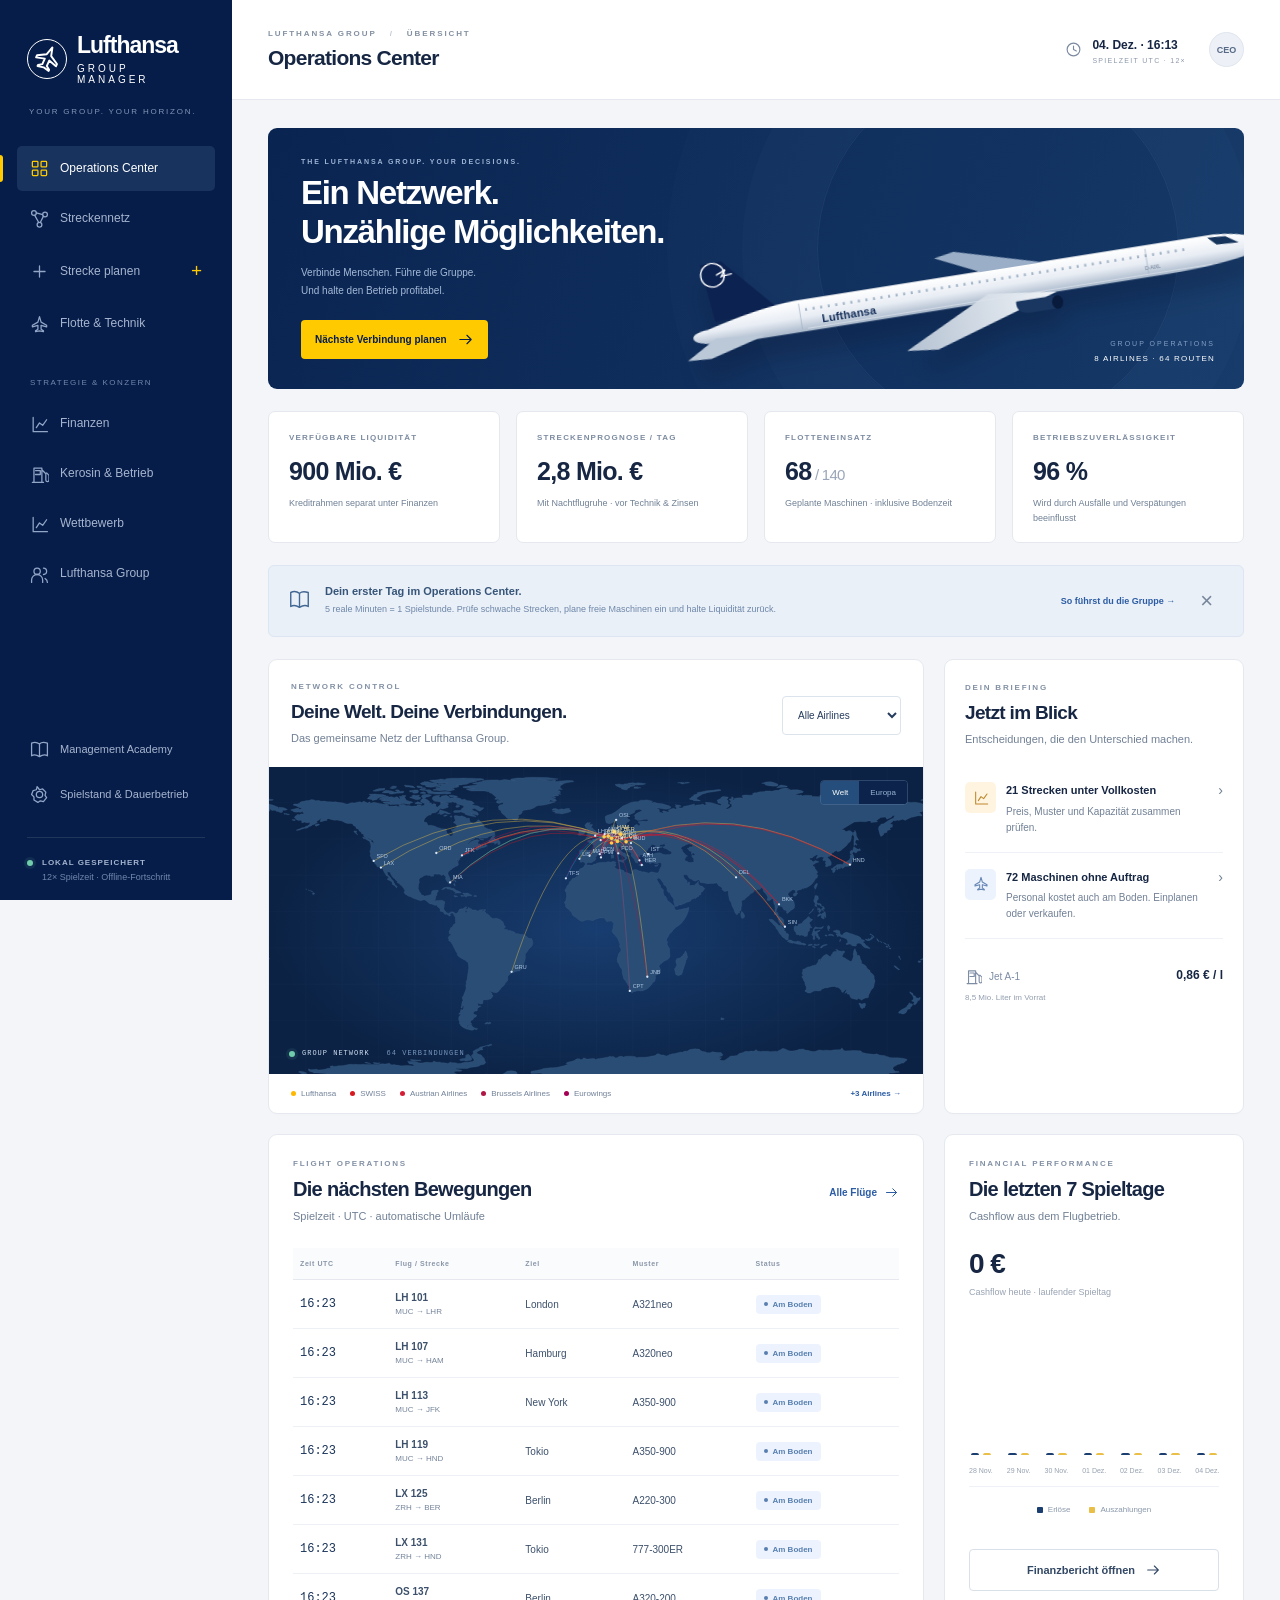
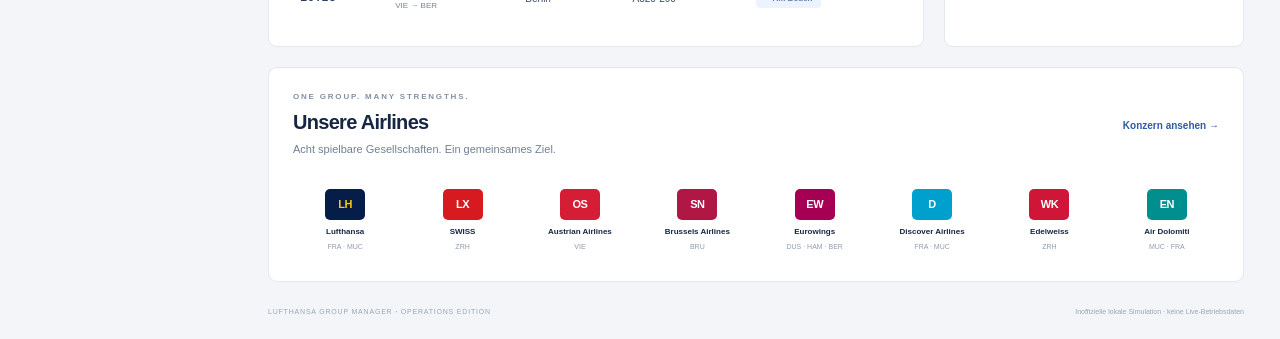
<file: index.html>
<!doctype html>
<html lang="de">
  <head>
    <meta charset="utf-8" />
    <meta
      name="viewport"
      content="width=device-width,initial-scale=1,viewport-fit=cover"
    />
    <meta name="theme-color" content="#071d49" />
    <meta
      name="description"
      content="Dein lokaler Lufthansa Group Manager: Streckenplanung, Flotte, Konkurrenz und ein laufender Flugbetrieb."
    />
    <title>Lufthansa Group Manager · Operations Center</title>
    <link
      rel="icon"
      href="data:image/svg+xml,%3Csvg xmlns='http://www.w3.org/2000/svg' viewBox='0 0 40 40'%3E%3Crect width='40' height='40' rx='10' fill='%23071d49'/%3E%3Ctext x='7' y='27' font-size='22' fill='%23ffca00'%3ELH%3C/text%3E%3C/svg%3E"
    />
    <link rel="stylesheet" href="style.css?v=fleet-20261115-1" />
  </head>
  <body>
    <a class="skip-link" href="#main-content">Zum Inhalt</a>
    <div id="app"></div>
    <noscript
      >Bitte JavaScript aktivieren, um die Simulation zu spielen.</noscript
    >
    <script src="market.js?v=fleet-20261115-1"></script>
    <script src="data.js?v=fleet-20261115-1"></script>
    <script src="assets/world.js?v=fleet-20261115-1"></script>
    <script src="game.js?v=fleet-20261115-1"></script>
    <script src="assets/fleet-images.js?v=fleet-20261115-1"></script>
    <script src="cockpit.js?v=fleet-20261115-1"></script>
  </body>
</html>
</file>
<file: style.css>
:root {
  --navy: #071d49;
  --navy-light: #102c5d;
  --yellow: #ffca00;
  --ink: #162643;
  --muted: #718095;
  --line: #e5e9ef;
  --bg: #f3f5f8;
  --green: #187755;
  --red: #bc3e43;
  --blue: #2c5ca4;
  --amber: #9e691b;
  font-family: Inter, "Segoe UI", Arial, sans-serif;
  color: var(--ink);
  background: var(--bg);
  font-synthesis: none;
  font-size: 14px;
}
* {
  box-sizing: border-box;
}
body {
  margin: 0;
}
button,
input,
select {
  font: inherit;
}
button,
a,
summary,
input,
select {
  -webkit-tap-highlight-color: transparent;
}
button,
summary {
  cursor: pointer;
}
a {
  color: var(--blue);
}
button {
  color: inherit;
}
button:disabled {
  cursor: not-allowed;
  opacity: 0.45;
}
button:focus-visible,
a:focus-visible,
summary:focus-visible,
[role="button"]:focus-visible {
  outline: 3px solid #4896e9;
  outline-offset: 4px;
}
button svg {
  flex-shrink: 0;
}
h1,
h2,
h3,
p {
  margin: 0;
}
h1,
h2,
h3 {
  letter-spacing: -0.035em;
}
h1 {
  font-size: 21px;
  font-weight: 650;
}
h2 {
  font-size: 23px;
  font-weight: 650;
  line-height: 1.25;
}
h3 {
  font-size: 17px;
  font-weight: 650;
}
small {
  font-size: 11px;
}
.muted {
  color: var(--muted);
}
.positive {
  color: var(--green) !important;
}
.negative {
  color: var(--red) !important;
}
.mono {
  font-family: "SFMono-Regular", Consolas, "Liberation Mono", monospace;
  font-variant-numeric: tabular-nums;
}
.sr-only {
  position: absolute;
  height: 1px;
  width: 1px;
  overflow: hidden;
  clip: rect(0, 0, 0, 0);
}
.skip-link {
  position: fixed;
  top: -80px;
  left: 20px;
  padding: 12px;
  background: var(--yellow);
  z-index: 99;
}
.skip-link:focus {
  top: 10px;
}
.app-shell {
  display: grid;
  grid-template-columns: 232px minmax(0, 1fr);
  min-height: 100vh;
}
.sidebar {
  position: sticky;
  top: 0;
  height: 100vh;
  background: var(--navy);
  color: white;
  padding: 32px 17px 18px;
  display: flex;
  flex-direction: column;
  z-index: 20;
}
.brand {
  display: flex;
  gap: 10px;
  align-items: center;
  text-decoration: none;
  color: white;
  padding: 0 10px;
  font-size: 23px;
  font-weight: 700;
  letter-spacing: -1px;
}
.brand > span:last-child > span {
  display: block;
  font-size: 10px;
  font-weight: 500;
  letter-spacing: 3px;
  text-transform: uppercase;
  margin-top: 4px;
}
.brand-icon {
  height: 40px;
  width: 40px;
  border: 1.6px solid #fff;
  border-radius: 50%;
  display: grid;
  place-items: center;
  flex-shrink: 0;
}
.brand-icon svg {
  transform: rotate(24deg);
}
.sidebar-caption {
  font-size: 8px;
  letter-spacing: 1.8px;
  color: #8296b6;
  padding: 22px 12px 30px;
}
.sidebar nav {
  display: grid;
  gap: 5px;
}
.nav-item {
  width: 100%;
  border: 0;
  border-radius: 5px;
  background: none;
  color: #a6b5cf;
  display: flex;
  align-items: center;
  gap: 11px;
  text-align: left;
  padding: 13px 13px;
  font-size: 12px;
  line-height: 1.3;
  position: relative;
}
.nav-item svg {
  color: #92a6c7;
}
.nav-item:hover {
  background: #102c59;
  color: white;
}
.nav-item.active {
  background: #17335e;
  color: white;
}
.nav-item.active:before {
  content: "";
  position: absolute;
  left: -17px;
  top: 9px;
  bottom: 9px;
  width: 3px;
  background: var(--yellow);
  border-radius: 0 3px 3px 0;
}
.nav-item.active svg {
  color: var(--yellow);
}
.nav-item b {
  margin-left: auto;
  font-size: 19px;
  font-weight: 400;
  color: var(--yellow);
}
.nav-section {
  font-size: 8px;
  letter-spacing: 1.5px;
  color: #7087ac;
  padding: 26px 13px 10px;
}
.sidebar-bottom {
  margin-top: auto;
  padding-top: 35px;
}
.sidebar-bottom .nav-item {
  font-size: 11px;
}
.save-status {
  border-top: 1px solid #20365b;
  margin: 20px 10px 0;
  padding-top: 20px;
  display: flex;
  gap: 9px;
  align-items: flex-start;
  font-size: 8px;
  font-weight: 650;
  letter-spacing: 1px;
  color: #a4b5d0;
}
.save-status small {
  display: block;
  font-size: 9px;
  font-weight: 400;
  letter-spacing: 0;
  color: #6f88ad;
  margin-top: 5px;
}
.live-dot {
  display: inline-block;
  height: 6px;
  width: 6px;
  background: #70ccab;
  border-radius: 50%;
  flex-shrink: 0;
  margin-top: 2px;
  box-shadow: 0 0 0 3px #70ccab16;
}
.workspace {
  min-width: 0;
}
.topbar {
  height: 100px;
  background: #fff;
  border-bottom: 1px solid var(--line);
  display: flex;
  align-items: center;
  justify-content: space-between;
  padding: 0 36px;
  gap: 20px;
}
.breadcrumb {
  display: block;
  font-size: 8px;
  font-weight: 600;
  letter-spacing: 1.9px;
  color: #8390a1;
  margin-bottom: 8px;
}
.breadcrumb span {
  padding: 0 9px;
  color: #bdc6d2;
}
.topbar-right {
  display: flex;
  align-items: center;
  gap: 23px;
}
.game-clock {
  display: flex;
  gap: 10px;
  align-items: center;
}
.game-clock > svg {
  color: #7b89a0;
}
.game-clock strong {
  font-size: 12px;
  font-weight: 550;
  font-variant-numeric: tabular-nums;
}
.game-clock small {
  display: block;
  color: #8c98aa;
  font-size: 7px;
  letter-spacing: 1.3px;
  margin-top: 5px;
}
.operator-badge {
  display: grid;
  place-items: center;
  width: 35px;
  height: 35px;
  background: #edf1f7;
  border: 1px solid #e0e6ee;
  border-radius: 50%;
  font-size: 9px;
  font-weight: 700;
  color: #566987;
}
main {
  padding: 28px 36px 0;
  max-width: 1760px;
  margin: auto;
}
.eyebrow {
  display: block;
  font-size: 8px;
  font-weight: 700;
  letter-spacing: 1.8px;
  color: #8391a5;
  margin-bottom: 9px;
  text-transform: uppercase;
}
.sub {
  color: var(--muted);
  font-size: 11px;
  line-height: 1.75;
  margin-top: 8px;
}
.panel {
  padding: 24px;
  background: #fff;
  border: 1px solid var(--line);
  border-radius: 9px;
  min-width: 0;
  box-shadow: 0 2px 3px #071d4902;
}
.section {
  margin-top: 22px;
}
.section-heading {
  display: flex;
  align-items: center;
  justify-content: space-between;
  gap: 15px;
  margin-bottom: 22px;
}
.section-heading h2 {
  font-size: 20px;
}
.section-heading .sub {
  font-size: 10px;
  margin-top: 5px;
}
.section-heading > div {
  min-width: 0;
}
.section-heading select {
  max-width: 160px;
  font-size: 10px;
  padding: 9px 11px;
}
.button {
  display: inline-flex;
  align-items: center;
  justify-content: center;
  gap: 10px;
  padding: 12px 17px;
  border-radius: 4px;
  font-size: 11px;
  font-weight: 600;
  border: 1px solid transparent;
  text-decoration: none;
  min-height: 40px;
  white-space: nowrap;
  transition:
    background 0.15s,
    transform 0.15s;
}
.button:active {
  transform: translateY(1px);
}
.primary {
  background: var(--navy);
  color: #fff;
}
.primary:hover {
  background: #163a75;
}
.yellow {
  background: var(--yellow);
  color: var(--navy);
}
.yellow:hover {
  background: #ffdb45;
}
.secondary {
  background: white;
  border-color: #d9e0e9;
  color: #334865;
}
.secondary:hover {
  background: #f3f6fa;
}
.danger {
  background: #fff4f4;
  border-color: #f0d2d4;
  color: var(--red);
}
.compact {
  padding: 8px 11px;
  min-height: 32px;
  font-size: 10px;
}
.text-button {
  background: none;
  border: 0;
  padding: 0;
  display: inline-flex;
  align-items: center;
  gap: 7px;
  font-size: 10px;
  font-weight: 600;
  color: var(--blue);
  white-space: nowrap;
}
.text-button:hover {
  text-decoration: underline;
}
.icon-button {
  border: 0;
  background: transparent;
  padding: 5px 10px;
  font-size: 22px;
  color: #77869a;
}
.full-width {
  width: 100%;
}
.welcome {
  min-height: 255px;
  position: relative;
  overflow: hidden;
  background: linear-gradient(110deg, #0a2451, #153968);
  border-radius: 9px;
  color: white;
  padding: 30px 33px;
}
.welcome:after {
  position: absolute;
  content: "";
  width: 360px;
  height: 360px;
  border: 1px solid #7393bc20;
  border-radius: 50%;
  right: 65px;
  top: -60px;
  box-shadow:
    0 0 0 75px #7393bc06,
    0 0 0 150px #7393bc05;
  pointer-events: none;
}
.welcome-copy {
  position: relative;
  z-index: 2;
}
.welcome .eyebrow {
  color: #9bb3d4;
  font-size: 7px;
  letter-spacing: 1.9px;
}
.welcome h2 {
  font-size: 33px;
  font-weight: 550;
  letter-spacing: -1.3px;
  line-height: 1.17;
}
.welcome p {
  color: #a4bad7;
  font-size: 10px;
  line-height: 1.8;
  margin-top: 13px;
}
.welcome .button {
  margin-top: 20px;
  font-size: 10px;
  min-height: 35px;
  padding: 10px 13px;
}
.hero-aircraft {
  position: absolute;
  width: 64%;
  right: -5%;
  top: 38px;
  z-index: 1;
  transform: rotate(-9deg);
  filter: drop-shadow(0 20px 12px #020f2b44);
}
.hero-note {
  position: absolute;
  bottom: 26px;
  right: 29px;
  text-align: right;
  z-index: 3;
}
.hero-note span {
  display: block;
  color: #839fc4;
  font-size: 7px;
  letter-spacing: 2px;
}
.hero-note strong {
  font-size: 8px;
  font-weight: 500;
  letter-spacing: 1.2px;
  display: block;
  margin-top: 7px;
}
.metrics {
  display: grid;
  grid-template-columns: repeat(4, minmax(0, 1fr));
  gap: 16px;
  margin: 22px 0;
}
.metric {
  background: #fff;
  border: 1px solid var(--line);
  border-radius: 7px;
  padding: 20px 20px 17px;
  min-width: 0;
}
.metric > span {
  font-size: 7px;
  font-weight: 650;
  letter-spacing: 1.2px;
  color: #7d8ca1;
  display: block;
  line-height: 1.5;
}
.metric strong {
  display: block;
  font-size: 25px;
  font-weight: 600;
  letter-spacing: -0.7px;
  margin-top: 13px;
  font-variant-numeric: tabular-nums;
  white-space: nowrap;
}
.metric strong em {
  font-size: 15px;
  font-style: normal;
  font-weight: 400;
  color: #9aa6b7;
}
.metric small {
  display: block;
  margin-top: 10px;
  font-size: 8px;
  color: #8b98a8;
  line-height: 1.6;
}
.dashboard-grid {
  display: grid;
  grid-template-columns: minmax(0, 1fr) 300px;
  gap: 20px;
}
.network-panel {
  padding: 22px 0 0;
  overflow: hidden;
}
.network-panel .section-heading {
  padding: 0 22px;
  margin-bottom: 19px;
}
.network-panel .section-heading h2 {
  font-size: 19px;
}
.world-map {
  position: relative;
  overflow: hidden;
  background: #0b2244;
}
.world-map > svg {
  display: block;
  width: 100%;
  aspect-ratio: 2.13;
}
.world-map [data-route] {
  cursor: pointer;
}
.world-map [data-route]:hover > path:first-of-type {
  opacity: 1;
  stroke: #fff;
  stroke-width: 2;
}
.map-hud {
  position: absolute;
  left: 20px;
  bottom: 17px;
  display: flex;
  align-items: center;
  gap: 7px;
  color: #d1e0f3;
  font-family: Consolas, monospace;
  font-size: 7px;
  letter-spacing: 1px;
}
.map-hud > span:last-child {
  color: #7796bd;
  margin-left: 10px;
}
.map-controls {
  position: absolute;
  right: 15px;
  top: 13px;
  display: flex;
  border: 1px solid #6684ac60;
  border-radius: 4px;
  overflow: hidden;
}
.map-controls button {
  border: 0;
  background: #0c234b;
  color: #97b3d4;
  font-size: 8px;
  padding: 7px 11px;
}
.map-controls button.active {
  background: #254e7d;
  color: #fff;
}
.map-legend {
  display: flex;
  gap: 14px;
  align-items: center;
  flex-wrap: wrap;
  padding: 15px 22px;
  font-size: 8px;
  color: #718198;
}
.map-legend span {
  display: flex;
  gap: 5px;
  align-items: center;
}
.map-legend i {
  height: 5px;
  width: 5px;
  border-radius: 50%;
  display: inline-block;
}
.map-legend .text-button {
  font-size: 8px;
  margin-left: auto;
}
.briefing-panel {
  padding: 23px 20px;
}
.briefing-panel h2 {
  font-size: 19px;
}
.briefing-panel .section-heading {
  margin-bottom: 17px;
}
.briefing {
  display: flex;
  width: 100%;
  gap: 10px;
  background: transparent;
  border: 0;
  border-bottom: 1px solid #eef1f5;
  padding: 16px 0;
  text-align: left;
  align-items: flex-start;
}
.briefing > span:nth-child(2) {
  flex: 1;
}
.briefing strong {
  font-size: 10px;
  line-height: 1.5;
  display: block;
}
.briefing small {
  color: #8a96a6;
  font-size: 9px;
  line-height: 1.6;
  margin-top: 5px;
  display: block;
}
.briefing:hover strong {
  color: var(--blue);
}
.briefing-icon {
  display: grid;
  place-items: center;
  border-radius: 5px;
  width: 31px;
  height: 31px;
  background: #f1f5fa;
  flex-shrink: 0;
}
.briefing-icon svg {
  width: 16px;
}
.briefing-icon.amber {
  background: #fff4df;
  color: #bd882e;
}
.briefing-icon.blue {
  background: #edf3fc;
  color: #6686b6;
}
.briefing-bottom {
  display: grid;
  grid-template-columns: 1fr auto;
  gap: 8px;
  padding-top: 20px;
  margin-top: 9px;
  font-size: 10px;
}
.briefing-bottom > span {
  display: flex;
  align-items: center;
  gap: 7px;
  color: #7d8da4;
}
.briefing-bottom strong {
  font-size: 12px;
  font-weight: 600;
}
.briefing-bottom small {
  grid-column: 1/-1;
  font-size: 8px;
  color: #929eae;
}
.lower-grid {
  margin-top: 20px;
}
.table-scroll {
  overflow: auto;
}
table {
  width: 100%;
  border-collapse: collapse;
  font-size: 11px;
  text-align: left;
  white-space: nowrap;
  font-variant-numeric: tabular-nums;
}
th {
  font-weight: 550;
  font-size: 8px;
  color: #8996a8;
  letter-spacing: 0.6px;
  padding: 13px 11px;
  border-bottom: 1px solid var(--line);
  background: #fafbfd;
}
td {
  padding: 15px 11px;
  border-bottom: 1px solid #edf0f4;
  vertical-align: middle;
  color: #3c506b;
}
td strong {
  font-weight: 600;
  color: inherit;
}
td small {
  font-size: 8px;
  display: block;
  color: #8d99aa;
  margin-top: 5px;
}
tbody tr:last-child td {
  border-bottom: 0;
}
.flight-board th {
  font-size: 7px;
  padding: 12px 7px;
}
.flight-board td {
  padding: 12px 7px;
  font-size: 10px;
}
.flight-board td:nth-child(1) {
  font-size: 12px;
  color: #1a3459;
}
.flight-board td small {
  font-size: 8px;
  margin-top: 4px;
}
.flight-board tr[data-route] {
  cursor: pointer;
}
.flight-board tr[data-route]:hover {
  background: #f6f8fc;
}
.badge {
  display: inline-flex;
  align-items: center;
  gap: 5px;
  font-size: 8px;
  font-weight: 550;
  padding: 5px 8px;
  border-radius: 4px;
  background: #f0f3f7;
  color: #78889e;
  white-space: nowrap;
}
.badge:before {
  content: "";
  width: 4px;
  height: 4px;
  background: currentColor;
  border-radius: 50%;
}
.badge.green {
  background: #eaf6f0;
  color: #378568;
}
.badge.blue {
  background: #edf3fe;
  color: #577faf;
}
.badge.amber {
  background: #fff3df;
  color: #a77a35;
}
.badge.neutral {
  background: #f0f2f6;
  color: #8591a4;
}
.chart-total {
  font-size: 28px;
  letter-spacing: -1px;
  font-weight: 600;
  padding-top: 0;
}
.chart-total small {
  display: block;
  font-size: 9px;
  font-weight: 400;
  color: #98a3b2;
  letter-spacing: 0;
  margin-top: 7px;
}
.bar-chart {
  height: 165px;
  display: flex;
  align-items: stretch;
  gap: 14px;
  margin: 25px 0 0;
  border-bottom: 1px solid #eef1f6;
}
.bar-day {
  display: flex;
  flex: 1;
  min-width: 0;
  flex-direction: column;
  justify-content: flex-end;
  text-align: center;
}
.bar-pair {
  height: 133px;
  display: flex;
  align-items: flex-end;
  justify-content: center;
  gap: 4px;
}
.bar {
  width: 35%;
  max-width: 15px;
  border-radius: 2px 2px 0 0;
  min-height: 2px;
}
.bar.income {
  background: #1a3e70;
}
.bar.expense {
  background: #e9bf48;
}
.bar-day > span {
  font-size: 7px;
  color: #96a1b0;
  padding: 12px 0;
  white-space: nowrap;
}
.chart-legend {
  display: flex;
  justify-content: center;
  gap: 19px;
  font-size: 8px;
  color: #8a98ab;
  margin: 18px 0 25px;
}
.chart-legend span {
  display: flex;
  gap: 5px;
  align-items: center;
}
.chart-legend i {
  display: inline-block;
  width: 6px;
  height: 6px;
  background: #1a3e70;
  border-radius: 1px;
}
.chart-legend span:last-child i {
  background: #e9bf48;
}
.group-strip {
  margin-top: 20px;
}
.airline-strip {
  display: grid;
  grid-template-columns: repeat(8, 1fr);
  gap: 13px;
}
.airline-strip > button {
  background: none;
  border: 0;
  padding: 7px 0;
  display: flex;
  align-items: center;
  flex-direction: column;
  gap: 7px;
  min-width: 0;
}
.airline-strip > button:hover {
  background: #f8faff;
  border-radius: 6px;
}
.airline-mark {
  background: var(--air);
  color: white;
  display: inline-flex;
  align-items: center;
  justify-content: center;
  width: 34px;
  height: 34px;
  border-radius: 5px;
  font-weight: 700;
  font-size: 11px;
  flex-shrink: 0;
  letter-spacing: -0.5px;
}
.airline-mark[style*="ffb800"] {
  background: #071d49;
  color: #ffca00;
}
.airline-strip .airline-mark {
  height: 31px;
  width: 40px;
}
.airline-strip strong {
  font-size: 8px;
  font-weight: 600;
  text-align: center;
}
.airline-strip small {
  font-size: 7px;
  color: #8f9bad;
}
footer {
  display: flex;
  justify-content: space-between;
  gap: 15px;
  padding: 26px 0 24px;
  font-size: 7px;
  color: #9aa6b5;
  letter-spacing: 0.8px;
}
footer > b {
  color: #b8c3d0;
}
footer span:last-child {
  letter-spacing: 0;
}
.page-intro {
  margin: 6px 0 26px;
}
.page-intro .section-heading {
  margin-bottom: 0;
}
.page-intro h2 {
  font-size: 29px;
  letter-spacing: -0.8px;
}
.page-intro .sub {
  font-size: 12px;
  max-width: 760px;
  line-height: 1.8;
}
.toolbar {
  display: flex;
  gap: 13px;
  align-items: center;
  margin-bottom: 22px;
}
.toolbar > select {
  font-size: 10px;
}
.search-field {
  display: flex;
  align-items: center;
  gap: 10px;
  border: 1px solid #dde4ed;
  border-radius: 5px;
  padding: 0 12px;
  flex: 1;
  color: #8797ad;
  background: #fff;
  min-width: 180px;
}
.search-field input {
  border: 0;
  outline: none;
  padding: 12px 0;
  font-size: 11px;
  width: 100%;
  background: transparent;
}
.airline-cell {
  display: flex;
  gap: 10px;
  align-items: center;
}
.airline-cell .airline-mark {
  height: 29px;
  width: 29px;
  font-size: 9px;
}
.airline-cell strong {
  font-size: 13px;
  color: var(--navy);
}
.mini-track {
  display: block;
  width: 70px;
  height: 3px;
  background: #edf1f7;
  margin-top: 7px;
  border-radius: 3px;
}
.mini-track i {
  display: block;
  height: 100%;
  background: #6a97c0;
  border-radius: 3px;
}
.back {
  margin-bottom: 24px;
  font-size: 11px;
}
.route-title {
  display: flex;
  justify-content: space-between;
  align-items: center;
  margin-bottom: 24px;
}
.route-title > div {
  display: flex;
  align-items: center;
  gap: 18px;
}
.route-title .airline-mark {
  width: 58px;
  height: 58px;
  font-size: 18px;
}
.route-title h2 {
  font-size: 39px;
  letter-spacing: -1.2px;
}
.route-title h2 > span {
  font-weight: 300;
  color: #9baac0;
  padding: 0 12px;
}
.route-title p {
  font-size: 12px;
  color: var(--muted);
  margin-top: 5px;
}
.route-title .eyebrow {
  margin-bottom: 5px;
}
.two-columns {
  display: grid;
  grid-template-columns: 1fr 1fr;
  gap: 22px;
}
.form-grid {
  display: grid;
  grid-template-columns: 1fr 1fr;
  gap: 21px 18px;
}
label {
  display: block;
  font-size: 10px;
  font-weight: 600;
  color: #63748d;
}
input,
select {
  border: 1px solid #dce3ed;
  border-radius: 4px;
  background: white;
  color: #263c5d;
  padding: 11px 12px;
  min-height: 39px;
  max-width: 100%;
  outline: none;
  font-size: 11px;
}
label > input,
label > select {
  display: block;
  width: 100%;
  margin-top: 8px;
}
input:focus,
select:focus {
  border-color: #5079b0;
  box-shadow: 0 0 0 3px #5079b016;
}
input::placeholder {
  color: #9aa6b5;
}
.span-2 {
  grid-column: 1/-1;
}
.form-note {
  padding: 14px;
  background: #f4f7fb;
  border-radius: 5px;
  font-size: 10px;
  color: #7b8da5;
  line-height: 1.8;
}
.danger-zone {
  border-top: 1px solid #ecedf1;
  margin-top: 30px;
  padding-top: 23px;
}
.danger-zone p {
  font-size: 10px;
  color: #8d99a9;
  line-height: 1.8;
  margin-bottom: 15px;
}
.cost-list {
  margin: 0;
}
.cost-list > div {
  display: flex;
  justify-content: space-between;
  gap: 15px;
  padding: 15px 0;
  border-bottom: 1px solid #edf1f5;
  font-size: 11px;
}
.cost-list dt {
  color: #76859a;
}
.cost-list dd {
  margin: 0;
  color: #22395a;
  font-weight: 550;
  font-variant-numeric: tabular-nums;
}
.cost-list .total {
  border-bottom: 0;
  border-top: 1px solid #bfcbdc;
  margin-top: 8px;
  font-weight: 650;
  font-size: 14px;
}
.cost-list .total dt {
  color: #243e63;
}
.detail-grid {
  display: grid;
  grid-template-columns: 1fr 1fr;
  gap: 20px;
  margin-top: 25px;
  padding-top: 5px;
}
.detail-grid small {
  display: block;
  font-size: 9px;
  color: #8a99ad;
}
.detail-grid strong {
  display: block;
  font-size: 15px;
  font-weight: 550;
  margin-top: 6px;
}
.planner-layout {
  display: grid;
  grid-template-columns: minmax(0, 1.2fr) minmax(300px, 0.8fr);
  gap: 24px;
}
.step-label {
  font-size: 13px;
  font-weight: 600;
  margin-bottom: 24px;
  display: flex;
  align-items: center;
  gap: 10px;
}
.step-label b {
  display: grid;
  place-items: center;
  height: 25px;
  width: 25px;
  border-radius: 50%;
  background: #eff3f9;
  color: #6880a2;
  font-size: 9px;
  font-weight: 600;
}
.form-grid > .step-label {
  border-top: 1px solid var(--line);
  padding-top: 25px;
  margin: 3px 0 0;
}
.estimate-route {
  display: flex;
  gap: 25px;
  align-items: center;
  font-size: 37px;
  font-weight: 600;
  letter-spacing: -1px;
}
.estimate-route > span {
  font-size: 25px;
  color: #b4c0cf;
  font-weight: 300;
}
.estimate-profit {
  font-size: 30px;
  font-weight: 600;
  letter-spacing: -1px;
  margin: 25px 0 12px;
}
.estimate-profit small {
  display: block;
  color: #8b99ab;
  font-size: 9px;
  font-weight: 400;
  letter-spacing: 0;
  margin-top: 8px;
}
.estimate-panel .form-note {
  margin-top: 18px;
}
.inline-warning {
  display: flex;
  gap: 9px;
  align-items: flex-start;
  background: #fff6e8;
  color: #9b6c27;
  font-size: 10px;
  padding: 13px;
  border-radius: 4px;
  line-height: 1.6;
}
.comparison-row {
  display: flex;
  justify-content: space-between;
  gap: 10px;
  padding: 17px 0;
  border-bottom: 1px solid var(--line);
  font-size: 10px;
}
.comparison-row small {
  display: block;
  font-size: 8px;
  font-weight: 400;
  color: #93a0b1;
  margin-top: 5px;
}
.comparison-row b {
  text-align: right;
  font-size: 11px;
}
.fleet-grid {
  display: grid;
  grid-template-columns: repeat(3, minmax(0, 1fr));
  gap: 20px;
}
.fleet-card {
  border: 1px solid var(--line);
  border-radius: 8px;
  background: #fff;
  overflow: hidden;
  min-width: 0;
}
.fleet-card-top {
  display: flex;
  justify-content: space-between;
  gap: 10px;
  align-items: center;
  padding: 20px 18px 0;
}
.fleet-card-top > div {
  display: flex;
  gap: 10px;
  align-items: center;
  min-width: 0;
}
.fleet-card-top .airline-mark {
  height: 29px;
  width: 29px;
  font-size: 9px;
}
.fleet-card-top small {
  display: block;
  font-size: 8px;
  color: #8d9aab;
  margin-bottom: 4px;
}
.fleet-card-top h3 {
  font-size: 13px;
  letter-spacing: -0.3px;
}
.fleet-card-top .badge {
  font-size: 7px;
  padding: 4px 6px;
}
.fleet-silhouette {
  height: 112px;
  position: relative;
  margin: 8px 0 0;
  background: linear-gradient(180deg, #fff, #f8fafd);
  overflow: hidden;
}
.fleet-silhouette img {
  width: 95%;
  position: absolute;
  top: -3px;
  right: 1%;
  filter: drop-shadow(0 8px 3px #142c4a0a);
}
.fleet-silhouette > span {
  position: absolute;
  bottom: 8px;
  left: 18px;
  font-size: 7px;
  letter-spacing: 1px;
  color: #9eacbc;
}
.fleet-data {
  display: grid;
  grid-template-columns: repeat(3, 1fr);
  padding: 17px 18px 0;
}
.fleet-data > div + div {
  border-left: 1px solid var(--line);
  padding-left: 17px;
}
.fleet-data strong {
  display: block;
  font-size: 21px;
  font-weight: 550;
  letter-spacing: -0.5px;
}
.fleet-data small {
  display: block;
  font-size: 8px;
  color: #96a3b4;
  margin-top: 5px;
}
.condition-track {
  height: 3px;
  border-radius: 3px;
  margin: 17px 18px 0;
  background: #e9eef4;
}
.condition-track i {
  display: block;
  height: 100%;
  border-radius: 3px;
  background: #84b4aa;
}
.fleet-card-actions {
  display: flex;
  align-items: center;
  justify-content: space-between;
  padding: 16px 18px;
  color: #96a3b3;
  font-size: 8px;
  gap: 8px;
}
.fleet-card-actions .text-button {
  font-size: 9px;
}
details {
  border-top: 1px solid var(--line);
  background: #fafbfd;
}
summary {
  list-style: none;
  display: flex;
  align-items: center;
  gap: 8px;
  padding: 15px 18px;
  font-size: 9px;
  font-weight: 550;
  color: #59708d;
}
summary:before {
  content: "+";
  font-size: 15px;
  color: #8297b3;
  font-weight: 400;
}
details[open] > summary:before {
  content: "−";
}
summary::-webkit-details-marker {
  display: none;
}
summary > span {
  margin-left: auto;
  border: 1px solid #e2e8f0;
  border-radius: 3px;
  padding: 2px 5px;
  font-size: 8px;
  color: #95a3b5;
}
.airframe-table {
  font-size: 9px;
}
.airframe-table th {
  font-size: 7px;
}
.airframe-table td {
  padding: 12px 10px;
}
.airframe-table .button {
  font-size: 8px;
  padding: 6px;
  min-height: 25px;
}
.procurement-form {
  display: grid;
  grid-template-columns: 1fr 1.5fr 1fr 75px auto;
  gap: 15px;
  align-items: end;
}
.order-row {
  display: flex;
  justify-content: space-between;
  gap: 15px;
  padding: 18px 0;
  border-bottom: 1px solid var(--line);
  font-size: 10px;
  color: #71849d;
}
.order-row > span:first-child {
  display: flex;
  align-items: center;
  gap: 10px;
}
.market-banner {
  display: flex;
  justify-content: space-between;
  gap: 20px;
  padding: 17px 22px;
  border: 1px solid #dfe7f1;
  background: #eaf0f8;
  border-radius: 6px;
  font-size: 10px;
  color: #667f9f;
  margin-bottom: 23px;
}
.market-banner > span:first-child {
  display: flex;
  gap: 10px;
  align-items: center;
}
.market-banner > span:last-child {
  font-size: 9px;
  align-self: center;
}
.rank {
  font-family: Consolas, monospace;
  font-size: 10px;
  color: #b5c1d1;
  margin-right: 14px;
}
.event-feed > div {
  display: flex;
  gap: 13px;
  padding: 16px 0;
  border-bottom: 1px solid #eff2f6;
}
.event-dot {
  display: inline-block;
  width: 6px;
  height: 6px;
  flex-shrink: 0;
  border-radius: 50%;
  background: #b4c5db;
  margin-top: 6px;
}
.event-feed p {
  font-size: 11px;
  line-height: 1.7;
  color: #526984;
}
.event-feed small {
  display: block;
  color: #a0acbc;
  font-size: 8px;
  margin-top: 6px;
}
.advice {
  display: flex;
  gap: 18px;
  padding: 20px 0;
  border-bottom: 1px solid var(--line);
}
.advice > b {
  color: #bdc9da;
  font-size: 20px;
  font-weight: 400;
}
.advice p strong {
  font-size: 12px;
  display: block;
  margin-top: 3px;
}
.advice p span {
  display: block;
  font-size: 11px;
  line-height: 1.9;
  color: #8697ad;
  margin-top: 8px;
}
.advice + .button {
  margin-top: 25px;
}
.group-grid {
  display: grid;
  grid-template-columns: repeat(3, minmax(0, 1fr));
  gap: 20px;
}
.airline-profile {
  border-top: 3px solid var(--air);
}
.airline-profile > div:first-child {
  display: flex;
  justify-content: space-between;
  align-items: center;
}
.airline-profile h2 {
  font-size: 23px;
  margin-top: 22px;
}
.airline-profile > p {
  font-size: 11px;
  color: #8392a7;
  margin-top: 6px;
}
.hub-tags {
  display: flex;
  gap: 8px;
  margin: 25px 0;
}
.hub-tags > span {
  font-family: Consolas, monospace;
  font-size: 12px;
  background: #f3f6fa;
  border-radius: 4px;
  padding: 8px 11px;
}
.hub-tags small {
  display: block;
  font-family: "Segoe UI", Arial, sans-serif;
  font-size: 8px;
  color: #92a0b2;
  margin-top: 4px;
}
.profile-stats {
  display: flex;
  gap: 25px;
  font-size: 10px;
  color: #8798b0;
  padding: 15px 0;
  border-top: 1px solid var(--line);
}
.profile-stats strong {
  font-size: 17px;
  color: #364d6d;
  margin-right: 4px;
}
.profile-profit {
  font-size: 20px;
  font-weight: 600;
  padding-top: 10px;
}
.profile-profit small {
  display: block;
  font-size: 8px;
  color: #9aa7b8;
  font-weight: 400;
  margin-top: 6px;
}
.automation-row {
  display: flex;
  gap: 20px;
  justify-content: space-between;
  align-items: center;
  padding: 25px 0;
  border-bottom: 1px solid var(--line);
}
.automation-row strong {
  display: block;
  font-size: 11px;
}
.automation-row small {
  display: block;
  color: #8a9ab0;
  line-height: 1.7;
  font-size: 9px;
  margin-top: 6px;
}
.toggle {
  border: 0;
  width: 36px;
  height: 21px;
  background: #c9d3df;
  border-radius: 15px;
  padding: 3px;
  flex-shrink: 0;
  position: relative;
}
.toggle i {
  position: absolute;
  left: 3px;
  top: 3px;
  width: 15px;
  height: 15px;
  background: white;
  border-radius: 50%;
  transition: left 0.2s;
}
.toggle.on {
  background: #1f654f;
}
.toggle.on i {
  left: 18px;
}
.automation-row + .form-note {
  margin-top: 22px;
}
.save-actions {
  display: flex;
  gap: 12px;
  flex-wrap: wrap;
}
.file-label {
  cursor: pointer;
}
.academy-grid {
  display: grid;
  grid-template-columns: repeat(3, minmax(0, 1fr));
  gap: 20px;
}
.academy-card > span {
  font-size: 32px;
  font-weight: 300;
  color: #bdccdf;
  letter-spacing: -1px;
}
.academy-card h3 {
  font-size: 17px;
  margin-top: 21px;
  line-height: 1.4;
}
.academy-card p {
  font-size: 11px;
  color: #8293a9;
  line-height: 1.95;
  margin-top: 15px;
}
.notice {
  display: flex;
  align-items: center;
  justify-content: space-between;
  gap: 15px;
  border: 1px solid #d6e4ee;
  border-left: 3px solid #5a8cba;
  background: #edf5fb;
  padding: 17px 18px;
  border-radius: 5px;
  margin-bottom: 22px;
  color: #587796;
}
.notice > div {
  display: flex;
  align-items: center;
  gap: 15px;
}
.notice p {
  font-size: 11px;
  line-height: 1.6;
}
.notice p span {
  display: block;
  font-size: 10px;
  color: #7d93aa;
  margin-top: 3px;
}
.notice.plain {
  justify-content: flex-start;
  font-size: 11px;
  line-height: 1.7;
}
.empty {
  padding: 30px 10px;
  color: #8d9db2;
  font-size: 12px;
  line-height: 1.8;
}
.empty .button {
  display: block;
  margin-top: 15px;
}
.market-banner svg {
  width: 16px;
}
.button.full-width {
  margin-top: 10px;
}
@media (min-width: 1650px) {
  .dashboard-grid {
    grid-template-columns: minmax(0, 1fr) 350px;
  }
  .welcome {
    min-height: 290px;
  }
  .welcome h2 {
    font-size: 40px;
  }
  .hero-aircraft {
    width: 65%;
    top: 20px;
  }
  .metric strong {
    font-size: 29px;
  }
  .world-map > svg {
    aspect-ratio: 2.3;
  }
  .airline-strip strong {
    font-size: 10px;
  }
  .flight-board td {
    padding: 17px 10px;
    font-size: 12px;
  }
  .flight-board th {
    font-size: 9px;
  }
}
@media (max-width: 1250px) {
  .app-shell {
    grid-template-columns: 205px minmax(0, 1fr);
  }
  .sidebar {
    padding-left: 13px;
    padding-right: 13px;
  }
  .brand {
    font-size: 21px;
    padding-left: 5px;
  }
  .brand-icon {
    width: 35px;
    height: 35px;
  }
  .nav-item {
    font-size: 11px;
    padding-left: 10px;
  }
  .topbar {
    padding: 0 25px;
  }
  main {
    padding: 24px 25px 0;
  }
  .dashboard-grid {
    grid-template-columns: minmax(0, 1fr) 270px;
    gap: 16px;
  }
  .metric {
    padding: 17px 15px;
  }
  .metric strong {
    font-size: 22px;
  }
  .metric > span {
    font-size: 6px;
  }
  .metrics {
    gap: 12px;
  }
  .welcome h2 {
    font-size: 30px;
  }
  .hero-aircraft {
    top: 62px;
  }
  .network-panel .section-heading h2 {
    font-size: 17px;
  }
  .network-panel .section-heading {
    padding: 0 17px;
  }
  .network-panel .section-heading select {
    max-width: 125px;
  }
  .briefing-panel {
    padding: 20px 16px;
  }
  .panel {
    padding: 20px;
  }
  .network-panel {
    padding: 20px 0 0;
  }
  .section-heading h2 {
    font-size: 18px;
  }
  .airline-strip {
    grid-template-columns: repeat(4, 1fr);
    row-gap: 20px;
  }
  .fleet-grid {
    grid-template-columns: repeat(2, minmax(0, 1fr));
  }
  .procurement-form {
    grid-template-columns: 1fr 1.5fr 1fr;
  }
  .procurement-form > .button {
    grid-column: 2/4;
  }
  .group-grid,
  .academy-grid {
    grid-template-columns: repeat(2, minmax(0, 1fr));
  }
  .planner-layout {
    grid-template-columns: 1.1fr 1fr;
  }
  .map-legend {
    gap: 10px;
    padding: 15px 17px;
  }
  .lower-grid {
    grid-template-columns: minmax(0, 1fr) 270px;
  }
  .flight-board td:nth-child(4),
  .flight-board th:nth-child(4) {
    display: none;
  }
  .two-columns {
    gap: 18px;
  }
  .welcome {
    padding: 28px;
  }
  .hero-note {
    right: 22px;
  }
  .market-banner {
    flex-direction: column;
    gap: 10px;
  }
  .market-banner > span:last-child {
    align-self: flex-start;
  }
}
@media (max-width: 1000px) {
  .app-shell {
    grid-template-columns: 78px minmax(0, 1fr);
  }
  .sidebar {
    padding: 25px 12px 15px;
    align-items: center;
  }
  .brand {
    padding: 0;
  }
  .brand > span:last-child,
  .sidebar-caption,
  .nav-item > span,
  .nav-item > b,
  .nav-section,
  .sidebar-bottom .nav-item,
  .save-status {
    display: none;
  }
  .brand-icon {
    height: 38px;
    width: 38px;
  }
  .sidebar nav {
    margin-top: 38px;
    gap: 12px;
  }
  .nav-item {
    font-size: 0;
    padding: 13px;
    justify-content: center;
  }
  .nav-item.active:before {
    left: -12px;
  }
  .sidebar-bottom {
    margin-top: auto;
    padding-top: 30px;
  }
  .dashboard-grid,
  .lower-grid {
    grid-template-columns: minmax(0, 1fr) 260px;
  }
  .welcome h2 {
    font-size: 30px;
  }
  .topbar {
    height: 90px;
  }
  .game-clock strong {
    font-size: 11px;
  }
  .operator-badge {
    display: none;
  }
  .two-columns {
    grid-template-columns: 1fr;
  }
  .planner-layout {
    grid-template-columns: 1fr 1fr;
  }
  .planner-layout .form-grid {
    grid-template-columns: 1fr;
  }
  .planner-layout .span-2 {
    grid-column: 1;
  }
  .planner-layout .step-label {
    margin-top: 0;
  }
  .page-intro h2 {
    font-size: 25px;
  }
  .toolbar {
    flex-wrap: wrap;
  }
  .toolbar .search-field {
    flex-basis: 100%;
  }
  .metric strong {
    font-size: 20px;
  }
  .metric small {
    font-size: 7px;
  }
  .route-title h2 {
    font-size: 35px;
  }
  .section-heading .button {
    font-size: 9px;
  }
}
@media (max-width: 780px) {
  .dashboard-grid,
  .lower-grid {
    grid-template-columns: 1fr;
  }
  .briefing-panel {
    display: grid;
    grid-template-columns: repeat(3, 1fr);
    gap: 10px 18px;
  }
  .briefing-panel .section-heading {
    grid-column: 1/-1;
    margin-bottom: 0;
  }
  .briefing {
    padding: 12px 0;
    border-bottom: 0;
  }
  .briefing > span:last-child {
    display: none;
  }
  .briefing-bottom {
    grid-column: 1/-1;
    border-top: 1px solid var(--line);
    padding-top: 15px;
    margin-top: 0;
    grid-template-columns: 1fr auto 1fr;
  }
  .briefing-bottom small {
    grid-column: auto;
    text-align: right;
    align-self: center;
  }
  .hero-aircraft {
    width: 65%;
    right: -11%;
    top: 87px;
  }
  .hero-note {
    bottom: 22px;
  }
  .welcome {
    min-height: 265px;
  }
  .welcome h2 {
    font-size: 29px;
  }
  .metric > span {
    font-size: 6px;
  }
  .metric strong {
    font-size: 18px;
  }
  .metric {
    padding: 16px 11px;
  }
  .metric small {
    display: none;
  }
  .welcome p {
    font-size: 9px;
  }
  .metrics {
    gap: 9px;
  }
  .section-heading {
    flex-wrap: wrap;
  }
  .flight-board td:nth-child(4),
  .flight-board th:nth-child(4) {
    display: table-cell;
  }
  .lower-grid .bar-chart {
    height: 180px;
  }
  .bar-pair {
    height: 150px;
  }
  .bar-chart {
    gap: 25px;
  }
  .bar {
    max-width: 28px;
  }
  .toolbar select {
    flex: 1;
  }
  .planner-layout {
    grid-template-columns: 1fr;
  }
  .planner-layout .form-grid {
    grid-template-columns: 1fr 1fr;
  }
  .planner-layout .span-2 {
    grid-column: 1/-1;
  }
  .fleet-card-top h3 {
    font-size: 12px;
  }
  .fleet-card-top .badge {
    display: none;
  }
  .group-grid,
  .academy-grid {
    gap: 15px;
  }
  .page-intro h2 {
    font-size: 25px;
  }
  .page-intro .sub {
    font-size: 11px;
  }
  .topbar {
    padding: 0 22px;
  }
  .topbar h1 {
    font-size: 19px;
  }
  .topbar .breadcrumb {
    font-size: 7px;
  }
  main {
    padding: 22px 22px 0;
  }
  .procurement-form {
    grid-template-columns: 1fr 1fr;
  }
  .procurement-form > .button {
    grid-column: 1/-1;
  }
  .notice p {
    font-size: 10px;
  }
  footer {
    flex-direction: column;
    font-size: 7px;
    gap: 8px;
  }
  .group-strip .section-heading {
    margin-bottom: 20px;
  }
  .metric strong em {
    font-size: 12px;
  }
}
@media (max-width: 560px) {
  .app-shell {
    grid-template-columns: 1fr;
  }
  .sidebar {
    position: sticky;
    top: 0;
    height: auto;
    width: 100%;
    padding: 12px 14px 0;
    display: block;
    background: var(--navy);
    overflow: hidden;
  }
  .brand {
    font-size: 19px;
    gap: 9px;
    width: max-content;
    padding-bottom: 12px;
  }
  .brand > span:last-child {
    display: block;
    line-height: 1;
  }
  .brand > span:last-child > span {
    font-size: 7px;
    letter-spacing: 2px;
  }
  .brand-icon {
    width: 28px;
    height: 28px;
  }
  .brand-icon svg {
    width: 20px;
    height: 20px;
  }
  .sidebar nav {
    margin: 0 -14px;
    padding: 0 14px;
    display: flex;
    gap: 4px;
    overflow: auto;
    scrollbar-width: none;
  }
  .nav-item {
    font-size: 8px;
    padding: 11px 10px;
    border-radius: 4px 4px 0 0;
    gap: 6px;
    white-space: nowrap;
    flex-shrink: 0;
    width: auto;
  }
  .nav-item > span {
    display: block;
  }
  .nav-item svg {
    width: 14px;
    height: 14px;
  }
  .nav-item.active:before {
    left: 8px;
    right: 8px;
    bottom: 0;
    top: auto;
    height: 2px;
    width: auto;
    border-radius: 2px;
  }
  .sidebar-bottom {
    position: absolute;
    right: 8px;
    top: 8px;
    padding: 0;
    display: flex;
    gap: 2px;
  }
  .sidebar-bottom .nav-item {
    display: inline-flex;
    font-size: 0;
    padding: 9px;
    gap: 0;
  }
  .sidebar-bottom .nav-item svg {
    width: 16px;
    height: 16px;
  }
  .sidebar-bottom .nav-item.active:before {
    display: none;
  }
  .topbar {
    height: 79px;
    padding: 0 18px;
  }
  .topbar h1 {
    font-size: 18px;
  }
  .topbar .breadcrumb {
    font-size: 6px;
    letter-spacing: 1.1px;
    margin-bottom: 7px;
  }
  .breadcrumb span {
    padding: 0 4px;
  }
  .game-clock {
    gap: 6px;
  }
  .game-clock svg {
    display: none;
  }
  .game-clock strong {
    font-size: 9px;
  }
  .game-clock small {
    font-size: 6px;
    letter-spacing: 0.7px;
    text-align: right;
  }
  .topbar-right {
    gap: 0;
  }
  main {
    padding: 17px 14px 0;
  }
  .welcome {
    min-height: 300px;
    padding: 25px 23px;
  }
  .welcome .eyebrow {
    font-size: 6px;
    letter-spacing: 1.2px;
  }
  .welcome h2 {
    font-size: 30px;
    max-width: 280px;
  }
  .welcome p {
    font-size: 9px;
  }
  .welcome .button {
    font-size: 9px;
    padding: 9px 11px;
    margin-top: 18px;
  }
  .hero-aircraft {
    width: 95%;
    right: -27%;
    top: 150px;
    opacity: 0.86;
  }
  .hero-note {
    bottom: 16px;
    right: 19px;
  }
  .hero-note span {
    font-size: 6px;
  }
  .hero-note strong {
    font-size: 6px;
    letter-spacing: 0.6px;
  }
  .metrics {
    grid-template-columns: repeat(2, minmax(0, 1fr));
    gap: 10px;
    margin: 16px 0;
  }
  .metric {
    padding: 16px;
  }
  .metric > span {
    font-size: 6.7px;
    letter-spacing: 0.8px;
  }
  .metric strong {
    font-size: 23px;
    margin-top: 10px;
  }
  .metric small {
    display: block;
    font-size: 7px;
    margin-top: 7px;
  }
  .panel {
    padding: 20px 17px;
    border-radius: 7px;
  }
  .section-heading h2 {
    font-size: 18px;
  }
  .section-heading .sub {
    font-size: 9px;
  }
  .eyebrow {
    font-size: 7px;
    letter-spacing: 1.4px;
  }
  .network-panel {
    padding: 20px 0 0;
  }
  .network-panel .section-heading {
    padding: 0 17px;
    gap: 12px;
    flex-wrap: nowrap;
  }
  .network-panel .section-heading > div {
    max-width: 70%;
  }
  .network-panel .section-heading h2 {
    font-size: 17px;
  }
  .network-panel .section-heading select {
    max-width: 105px;
    padding: 8px;
    font-size: 8px;
  }
  .world-map > svg {
    aspect-ratio: 1.55;
  }
  .map-legend {
    padding: 14px 17px;
    gap: 11px;
    font-size: 7px;
  }
  .map-legend .text-button {
    font-size: 7px;
  }
  .map-hud {
    font-size: 5.5px;
    left: 13px;
    bottom: 13px;
    gap: 6px;
  }
  .map-hud > span:last-child {
    margin-left: 3px;
  }
  .map-controls button {
    font-size: 7px;
    padding: 6px 8px;
  }
  .map-controls {
    top: 10px;
    right: 10px;
  }
  .briefing-panel {
    grid-template-columns: 1fr;
    gap: 0;
  }
  .briefing-panel .section-heading {
    margin-bottom: 10px;
  }
  .briefing {
    padding: 14px 0;
    border-bottom: 1px solid var(--line);
  }
  .briefing strong {
    font-size: 11px;
  }
  .briefing small {
    font-size: 9px;
  }
  .briefing-bottom {
    grid-template-columns: 1fr auto;
    padding-top: 18px;
    margin-top: 8px;
    border-top: 0;
  }
  .briefing-bottom small {
    grid-column: 1/-1;
    text-align: left;
  }
  .flight-board td:nth-child(4),
  .flight-board th:nth-child(4) {
    display: none;
  }
  .flight-board th {
    font-size: 6px;
    padding: 10px 4px;
  }
  .flight-board td {
    padding: 13px 4px;
    font-size: 9px;
  }
  .flight-board td:nth-child(1) {
    font-size: 11px;
  }
  .badge {
    font-size: 7px;
    padding: 5px 6px;
  }
  .flight-board .badge {
    font-size: 6px;
    padding: 5px;
  }
  .lower-grid {
    margin-top: 16px;
    gap: 16px;
  }
  .dashboard-grid {
    gap: 16px;
  }
  .chart-total {
    font-size: 29px;
  }
  .group-strip {
    margin-top: 16px;
  }
  .airline-strip {
    gap: 19px 8px;
  }
  .airline-strip strong {
    font-size: 7px;
  }
  .airline-strip small {
    font-size: 6px;
  }
  .airline-strip .airline-mark {
    width: 32px;
    height: 27px;
    font-size: 9px;
  }
  .group-strip .section-heading .text-button {
    font-size: 8px;
  }
  .page-intro {
    margin: 7px 3px 23px;
  }
  .page-intro h2 {
    font-size: 26px;
    line-height: 1.2;
    letter-spacing: -0.9px;
  }
  .page-intro .sub {
    font-size: 10px;
  }
  .page-intro .section-heading {
    gap: 16px;
  }
  .page-intro .button {
    font-size: 10px;
    min-height: 36px;
    padding: 10px 13px;
  }
  .toolbar {
    gap: 10px;
  }
  .toolbar > select {
    font-size: 9px;
    padding: 10px 8px;
    min-width: 0;
  }
  .search-field input {
    font-size: 10px;
  }
  .fleet-grid {
    grid-template-columns: 1fr;
    gap: 16px;
  }
  .fleet-card-top h3 {
    font-size: 15px;
  }
  .fleet-card-top .badge {
    display: inline-flex;
    font-size: 8px;
  }
  .fleet-silhouette {
    height: 132px;
  }
  .fleet-silhouette img {
    top: -8px;
  }
  .fleet-data strong {
    font-size: 23px;
  }
  .fleet-data small {
    font-size: 9px;
  }
  .fleet-card-actions {
    font-size: 9px;
  }
  .fleet-card-actions .text-button {
    font-size: 10px;
  }
  summary {
    font-size: 10px;
  }
  .procurement-form {
    grid-template-columns: 1fr;
  }
  .procurement-form > .button {
    grid-column: 1;
  }
  .form-grid {
    gap: 19px 12px;
  }
  input,
  select {
    font-size: 12px;
    padding: 12px;
    min-height: 42px;
  }
  label {
    font-size: 10px;
  }
  .form-note {
    font-size: 10px;
  }
  .route-title > div {
    gap: 12px;
  }
  .route-title h2 {
    font-size: 30px;
  }
  .route-title h2 > span {
    padding: 0 7px;
  }
  .route-title .airline-mark {
    width: 44px;
    height: 44px;
    font-size: 15px;
  }
  .route-title p {
    font-size: 10px;
  }
  .route-title .eyebrow {
    font-size: 7px;
  }
  .route-title > .badge {
    align-self: flex-start;
  }
  .planner-layout .form-grid {
    grid-template-columns: 1fr;
  }
  .planner-layout .span-2 {
    grid-column: 1;
  }
  .planner-layout {
    gap: 17px;
  }
  .step-label {
    font-size: 13px;
  }
  .estimate-route {
    font-size: 37px;
  }
  .group-grid,
  .academy-grid {
    grid-template-columns: 1fr;
  }
  .airline-profile h2 {
    font-size: 25px;
  }
  .profile-profit {
    font-size: 22px;
  }
  .profile-stats strong {
    font-size: 22px;
  }
  .academy-card > span {
    font-size: 37px;
  }
  .academy-card h3 {
    font-size: 20px;
  }
  .academy-card p {
    font-size: 12px;
  }
  .market-banner {
    font-size: 9px;
    line-height: 1.6;
    padding: 17px;
  }
  .market-banner > span:last-child {
    font-size: 8px;
  }
  .order-row {
    font-size: 9px;
    flex-direction: column;
    gap: 10px;
  }
  .notice {
    padding: 13px 12px;
    gap: 7px;
  }
  .notice > div {
    gap: 10px;
  }
  .notice p {
    font-size: 9px;
  }
  .notice p span {
    font-size: 8px;
  }
  .notice svg {
    width: 18px;
    flex-shrink: 0;
  }
  .save-actions {
    flex-direction: column;
  }
  .cost-list > div {
    font-size: 10px;
    gap: 12px;
  }
  .cost-list .total {
    font-size: 13px;
  }
  .two-columns {
    gap: 17px;
  }
  .back {
    font-size: 10px;
    margin: 4px 0 22px;
  }
  .bar-chart {
    gap: 20px;
  }
  .airline-cell strong {
    font-size: 12px;
  }
  footer {
    padding-bottom: 24px;
    font-size: 6px;
    letter-spacing: 0.5px;
  }
  .section {
    margin-top: 17px;
  }
  .route-title .badge {
    font-size: 6px;
  }
  .automation-row strong {
    font-size: 11px;
  }
  .automation-row small {
    font-size: 9px;
  }
  .game-clock {
    min-width: 95px;
  }
}
@media (prefers-reduced-motion: reduce) {
  * {
    transition: none !important;
    scroll-behavior: auto !important;
  }
}
@media print {
  .sidebar,
  .topbar-right,
  button,
  .map-controls {
    display: none !important;
  }
  .app-shell {
    display: block;
  }
  main {
    padding: 0;
  }
  .panel,
  .metric {
    break-inside: avoid;
  }
  body {
    background: white;
  }
}
[hidden] {
  display: none !important;
}
.intro-strip {
  display: flex;
  align-items: center;
  gap: 15px;
  padding: 17px 20px;
  background: #eaf0f8;
  border: 1px solid #dce5f1;
  border-radius: 6px;
  margin: 0 0 22px;
  color: #6d86a8;
}
.intro-strip > span {
  color: #416792;
}
.intro-strip p {
  flex: 1;
}
.intro-strip strong {
  display: block;
  font-size: 11px;
  font-weight: 600;
  color: #365579;
}
.intro-strip small {
  display: block;
  font-size: 9px;
  line-height: 1.7;
  margin-top: 5px;
}
.intro-strip .text-button {
  font-size: 9px;
}
@media (max-width: 560px) {
  .intro-strip {
    flex-wrap: wrap;
    gap: 12px;
    padding: 17px;
    margin-bottom: 16px;
  }
  .intro-strip p {
    flex-basis: 75%;
  }
  .intro-strip .text-button {
    margin-left: 34px;
  }
  .intro-strip .icon-button {
    margin-left: auto;
  }
  .intro-strip small {
    font-size: 9px;
  }
}
/* Critical operating information stays readable at ordinary desktop zoom. */
.nav-item {
  font-size: 12px;
}
.sub {
  font-size: 12px;
}
.section-heading .sub {
  font-size: 11px;
}
.metric > span {
  font-size: 8px;
}
.metric small {
  font-size: 9px;
  color: #708095;
}
.briefing strong {
  font-size: 11px;
}
.briefing small {
  font-size: 10px;
  color: #718095;
}
table {
  font-size: 12px;
}
th {
  font-size: 9px;
}
td small {
  font-size: 9px;
  color: #75859a;
}
label {
  font-size: 11px;
}
input,
select {
  font-size: 12px;
}
.fleet-card-top h3 {
  font-size: 15px;
}
.form-note {
  color: #657b98;
}
@media (max-width: 1000px) and (min-width: 561px) {
  .sidebar .nav-item {
    font-size: 0;
  }
}
@media (max-width: 560px) {
  .nav-item {
    font-size: 9px;
  }
  .sidebar-bottom .nav-item {
    font-size: 0;
  }
  .section-heading .sub {
    font-size: 10px;
  }
  .metric > span {
    font-size: 7px;
  }
  .metric small {
    font-size: 8px;
  }
  .briefing strong {
    font-size: 12px;
  }
  .briefing small {
    font-size: 10px;
  }
}
@media (max-width: 1000px) and (min-width: 561px) {
  .sidebar-bottom .nav-item {
    display: flex;
    font-size: 0;
    justify-content: center;
    padding: 13px;
  }
  .sidebar-bottom .nav-item svg {
    width: 19px;
    height: 19px;
  }
}
/* Mobile operations: thumb navigation, readable controls, stacked records. */
.mobile-nav,
.mobile-menu {
  display: none;
}
@media (max-width: 640px), (max-width: 1024px) and (max-height: 500px) {
  .app-shell {
    display: block;
  }
  .sidebar {
    position: relative;
    top: auto;
    height: auto;
    width: 100%;
    padding: 14px 18px;
    background: var(--navy);
    display: flex;
    align-items: flex-start;
    overflow: visible;
  }
  .sidebar nav,
  .sidebar-bottom,
  .sidebar-caption {
    display: none;
  }
  .sidebar .brand {
    padding: 0;
    font-size: 21px;
    gap: 10px;
  }
  .brand > span:last-child {
    display: block;
  }
  .brand > span:last-child > span {
    font-size: 8px;
    letter-spacing: 2px;
  }
  .brand-icon {
    width: 32px;
    height: 32px;
  }
  .brand-icon svg {
    width: 23px;
    height: 23px;
  }
  .topbar {
    height: auto;
    min-height: 82px;
    padding: 18px;
    gap: 12px;
  }
  .topbar h1 {
    font-size: 20px;
  }
  .topbar-right {
    gap: 0;
  }
  .game-clock strong {
    font-size: 11px;
  }
  .game-clock small {
    font-size: 8px;
  }
  .operator-badge {
    display: none;
  }
  .breadcrumb {
    font-size: 7px;
    letter-spacing: 1px;
  }
  .game-clock svg {
    display: none;
  }
  main {
    padding: 18px 14px 0;
    padding-bottom: calc(94px + env(safe-area-inset-bottom, 0px));
  }
  footer {
    font-size: 8px;
    line-height: 1.8;
    padding-bottom: 12px;
  }
  .mobile-nav {
    display: grid;
    grid-template-columns: repeat(5, minmax(0, 1fr));
    position: fixed;
    bottom: 0;
    left: 0;
    right: 0;
    background: #fff;
    border-top: 1px solid #dce3ed;
    box-shadow: 0 -5px 24px #071d4910;
    z-index: 40;
    padding: 5px 8px calc(6px + env(safe-area-inset-bottom, 0px));
    gap: 3px;
  }
  .mobile-nav button {
    display: flex;
    flex-direction: column;
    align-items: center;
    justify-content: center;
    gap: 5px;
    min-height: 57px;
    border: 0;
    border-radius: 8px;
    background: transparent;
    color: #7889a1;
    font-size: 10px;
    font-weight: 600;
    position: relative;
  }
  .mobile-nav button.active {
    color: var(--navy);
    background: #eef3fa;
  }
  .mobile-nav button.active:before {
    content: "";
    position: absolute;
    top: -5px;
    height: 3px;
    width: 25px;
    border-radius: 0 0 3px 3px;
    background: var(--yellow);
  }
  .mobile-nav button[data-page="new"] {
    color: var(--navy);
  }
  .mobile-nav button[data-page="new"] svg {
    background: var(--yellow);
    box-sizing: content-box;
    padding: 4px;
    border-radius: 50%;
    width: 19px;
    height: 19px;
    margin-top: -4px;
    margin-bottom: -4px;
  }
  .more-dots {
    font-size: 18px;
    letter-spacing: 2px;
    line-height: 21px;
  }
  .mobile-menu[open] {
    display: block;
    position: fixed;
    inset: auto 0 0;
    width: 100%;
    max-width: none;
    max-height: 85dvh;
    margin: 0;
    border: 0;
    border-radius: 19px 19px 0 0;
    padding: 25px 22px calc(24px + env(safe-area-inset-bottom, 0px));
    color: var(--ink);
    box-shadow: 0 -15px 60px #071d4940;
    overflow: auto;
  }
  .mobile-menu::backdrop {
    background: #071d4970;
    backdrop-filter: blur(3px);
  }
  .mobile-menu-header {
    display: flex;
    justify-content: space-between;
    gap: 15px;
    align-items: center;
    margin-bottom: 16px;
  }
  .mobile-menu-header h2 {
    font-size: 22px;
  }
  .mobile-menu-header .eyebrow {
    font-size: 8px;
  }
  .mobile-menu .icon-button {
    height: 44px;
    width: 44px;
    font-size: 28px;
  }
  .mobile-menu-links {
    display: grid;
    gap: 5px;
  }
  .mobile-menu-links button {
    display: flex;
    align-items: center;
    gap: 14px;
    min-height: 56px;
    border: 0;
    border-radius: 7px;
    background: #f5f7fb;
    color: #3e587b;
    text-align: left;
    padding: 12px 16px;
    font-size: 14px;
  }
  .mobile-menu-links button.active {
    background: #e9f0fa;
    color: var(--navy);
    font-weight: 650;
  }
  .mobile-menu-links button > b {
    margin-left: auto;
    color: #9eacc0;
    font-size: 22px;
    font-weight: 400;
  }
  .mobile-menu > p {
    font-size: 10px;
    color: #8393a9;
    margin-top: 20px;
    text-align: center;
  }
  .button {
    min-height: 44px;
    font-size: 12px;
    padding: 12px 15px;
  }
  .button.compact {
    min-height: 42px;
    font-size: 12px;
  }
  .text-button {
    min-height: 40px;
    font-size: 11px;
  }
  .icon-button {
    min-height: 44px;
    min-width: 44px;
  }
  .section-heading .button {
    font-size: 12px;
  }
  .section-heading .text-button {
    font-size: 11px;
  }
  .sub,
  .section-heading .sub,
  .page-intro .sub {
    font-size: 12px;
    line-height: 1.8;
  }
  .eyebrow {
    font-size: 8px;
  }
  .page-intro h2 {
    font-size: 27px;
  }
  .section-heading h2 {
    font-size: 21px;
  }
  .section-heading {
    gap: 15px;
  }
  .panel {
    padding: 21px 17px;
  }
  .section {
    margin-top: 18px;
  }
  .form-grid,
  .planner-layout .form-grid {
    grid-template-columns: 1fr;
    gap: 20px;
  }
  .span-2,
  .planner-layout .span-2 {
    grid-column: 1;
  }
  .form-grid .button {
    width: 100%;
  }
  label {
    font-size: 12px;
  }
  input,
  select,
  .toolbar > select {
    font-size: 16px;
    min-height: 48px;
    padding: 12px;
    line-height: 1.4;
  }
  label > input,
  label > select {
    margin-top: 9px;
  }
  .form-note {
    font-size: 12px;
    line-height: 1.8;
  }
  .form-grid .step-label {
    font-size: 15px;
  }
  .search-field {
    width: 100%;
    min-height: 48px;
    min-width: 0;
  }
  .search-field input {
    font-size: 16px;
    min-height: 46px;
  }
  .toolbar {
    display: grid;
    grid-template-columns: 1fr;
    gap: 12px;
  }
  .toolbar .search-field {
    grid-column: 1/-1;
  }
  .toolbar select {
    width: 100%;
  }
  .section-heading select {
    max-width: 100%;
    font-size: 14px;
    min-height: 44px;
  }
  .network-panel .section-heading {
    flex-wrap: wrap;
  }
  .network-panel .section-heading > div {
    max-width: 100%;
  }
  .network-panel .section-heading select {
    max-width: 100%;
    width: 100%;
    font-size: 14px;
    min-height: 44px;
  }
  .network-panel {
    padding: 21px 0 0;
  }
  .network-panel .section-heading h2 {
    font-size: 21px;
  }
  .metrics {
    grid-template-columns: repeat(2, minmax(0, 1fr));
    gap: 10px;
  }
  .metric {
    padding: 16px 13px;
  }
  .metric > span {
    font-size: 8px;
    letter-spacing: 0.6px;
  }
  .metric strong {
    font-size: clamp(18px, 5.6vw, 25px);
    white-space: normal;
    overflow-wrap: anywhere;
  }
  .metric small {
    display: block;
    font-size: 10px;
    line-height: 1.6;
  }
  .metric strong em {
    font-size: 14px;
  }
  .welcome {
    min-height: 285px;
    padding: 25px 22px;
  }
  .welcome h2 {
    font-size: 30px;
    max-width: 310px;
  }
  .welcome p {
    font-size: 11px;
  }
  .welcome .button {
    font-size: 11px;
    min-height: 44px;
    margin-top: 18px;
  }
  .hero-aircraft {
    width: 90%;
    right: -23%;
    top: 150px;
    opacity: 0.8;
  }
  .hero-note {
    display: none;
  }
  .welcome .eyebrow {
    font-size: 7px;
  }
  .intro-strip {
    padding: 17px;
    align-items: flex-start;
  }
  .intro-strip strong {
    font-size: 12px;
  }
  .intro-strip small {
    font-size: 11px;
  }
  .intro-strip .text-button {
    font-size: 11px;
  }
  .intro-strip > p {
    flex-basis: 70%;
  }
  .table-scroll:has(.mobile-adaptive) {
    overflow: visible;
  }
  .mobile-adaptive,
  .mobile-adaptive tbody {
    display: block;
    width: 100%;
    white-space: normal;
  }
  .mobile-adaptive thead {
    display: none;
  }
  .mobile-adaptive tbody tr {
    display: grid;
    grid-template-columns: minmax(0, 1fr) minmax(0, 1fr);
    gap: 16px 12px;
    background: #fff;
    border: 1px solid #e0e7f0;
    border-radius: 9px;
    padding: 17px;
    margin-bottom: 14px;
  }
  .mobile-adaptive td {
    display: block;
    padding: 0 !important;
    border: 0 !important;
    min-width: 0;
    overflow-wrap: anywhere;
    font-size: 13px;
    line-height: 1.6;
  }
  .mobile-adaptive td:before {
    content: attr(data-label);
    display: block;
    font-size: 10px;
    letter-spacing: 0.1px;
    line-height: 1.5;
    color: #7b8da5;
    margin-bottom: 5px;
    font-weight: 500;
  }
  .mobile-adaptive td:first-child {
    grid-column: 1/-1;
    padding-bottom: 11px !important;
    border-bottom: 1px solid #edf1f6 !important;
  }
  .mobile-adaptive td:first-child:before {
    display: none;
  }
  .mobile-adaptive td:last-child:has(button) {
    grid-column: 1/-1;
  }
  .mobile-adaptive td:last-child button {
    width: 100%;
  }
  .mobile-adaptive td small {
    font-size: 11px;
    line-height: 1.6;
  }
  .mobile-adaptive .airline-cell strong {
    font-size: 19px;
  }
  .mobile-adaptive .airline-cell .airline-mark {
    width: 37px;
    height: 37px;
    font-size: 12px;
  }
  .mini-track {
    width: 100%;
    max-width: 120px;
    height: 4px;
    margin-top: 7px;
  }
  .badge,
  .mobile-adaptive .badge {
    font-size: 10px;
    padding: 6px 9px;
  }
  .rank {
    font-size: 13px;
  }
  .airframe-table.mobile-adaptive tbody tr {
    margin: 8px;
    border-radius: 6px;
    padding: 14px;
  }
  .airframe-table.mobile-adaptive td {
    font-size: 12px;
  }
  .airframe-table.mobile-adaptive .button {
    font-size: 12px;
    min-height: 44px;
  }
  .flight-board {
    font-size: 11px;
  }
  .flight-board th {
    font-size: 8px;
  }
  .flight-board td {
    font-size: 11px;
    padding: 16px 5px;
    min-height: 52px;
  }
  .flight-board td:nth-child(1) {
    font-size: 13px;
  }
  .flight-board td small {
    font-size: 10px;
  }
  .flight-board .badge {
    font-size: 8px;
  }
  .flight-board td:nth-child(3),
  .flight-board th:nth-child(3),
  .flight-board td:nth-child(4),
  .flight-board th:nth-child(4) {
    display: none;
  }
  .flight-board tr[data-route] {
    height: 67px;
  }
  .fleet-grid,
  .group-grid,
  .academy-grid,
  .two-columns,
  .planner-layout {
    grid-template-columns: 1fr;
    gap: 18px;
  }
  .fleet-card-top h3 {
    font-size: 17px;
  }
  .fleet-card-top small {
    font-size: 10px;
  }
  .fleet-card-top .badge {
    display: none;
  }
  .fleet-data strong {
    font-size: 25px;
  }
  .fleet-data small {
    font-size: 11px;
  }
  .fleet-card-actions {
    flex-wrap: wrap;
    font-size: 11px;
    padding: 15px 18px;
  }
  .fleet-card-actions .text-button {
    font-size: 12px;
    min-height: 44px;
  }
  summary {
    font-size: 13px;
    min-height: 50px;
    padding: 16px 18px;
  }
  summary > span {
    font-size: 11px;
  }
  .procurement-form {
    grid-template-columns: 1fr;
    gap: 20px;
  }
  .procurement-form > .button {
    grid-column: 1;
  }
  .procurement-form label {
    font-size: 12px;
  }
  .cost-list > div {
    font-size: 12px;
    gap: 15px;
    line-height: 1.7;
  }
  .cost-list .total {
    font-size: 15px;
  }
  .cost-list dd {
    flex-shrink: 0;
  }
  .detail-grid small {
    font-size: 11px;
  }
  .detail-grid strong {
    font-size: 17px;
  }
  .comparison-row {
    font-size: 12px;
    line-height: 1.7;
  }
  .comparison-row small {
    font-size: 10px;
  }
  .comparison-row b {
    font-size: 12px;
  }
  .estimate-profit small {
    font-size: 11px;
  }
  .estimate-route {
    font-size: 36px;
  }
  .estimate-panel .cost-list > div {
    font-size: 12px;
  }
  .route-title h2 {
    font-size: clamp(27px, 8vw, 36px);
  }
  .route-title p {
    font-size: 12px;
  }
  .route-title {
    gap: 10px;
    flex-wrap: wrap;
  }
  .route-title .badge {
    font-size: 10px;
  }
  .automation-row {
    gap: 15px;
  }
  .automation-row strong {
    font-size: 13px;
  }
  .automation-row small {
    font-size: 11px;
  }
  .toggle {
    width: 48px;
    height: 30px;
    padding: 4px;
  }
  .toggle i {
    width: 22px;
    height: 22px;
    top: 4px;
    left: 4px;
  }
  .toggle.on i {
    left: 22px;
  }
  .save-actions {
    flex-direction: column;
  }
  .file-label {
    font-size: 12px;
  }
  .danger-zone p {
    font-size: 12px;
  }
  .notice p {
    font-size: 12px;
  }
  .notice p span {
    font-size: 11px;
  }
  .notice.plain {
    font-size: 12px;
  }
  .market-banner {
    font-size: 12px;
  }
  .market-banner > span:last-child {
    font-size: 11px;
  }
  .event-feed p {
    font-size: 13px;
  }
  .event-feed small {
    font-size: 10px;
  }
  .advice p strong {
    font-size: 14px;
  }
  .advice p span {
    font-size: 12px;
  }
  .airline-profile h2 {
    font-size: 25px;
  }
  .airline-profile > p {
    font-size: 12px;
  }
  .profile-profit small {
    font-size: 10px;
  }
  .hub-tags small {
    font-size: 10px;
  }
  .academy-card p {
    font-size: 13px;
  }
  .chart-legend {
    font-size: 11px;
  }
  .bar-day > span {
    font-size: 9px;
  }
  .chart-total small {
    font-size: 11px;
  }
  .map-controls button {
    min-height: 40px;
    font-size: 11px;
    padding: 10px 13px;
  }
  .map-legend {
    font-size: 10px;
    gap: 12px;
  }
  .map-legend .text-button {
    font-size: 10px;
  }
  .airline-strip strong {
    font-size: 9px;
  }
  .airline-strip small {
    font-size: 8px;
  }
  .group-strip .section-heading .text-button {
    font-size: 11px;
  }
}
@media (max-width: 360px) {
  .metric strong {
    font-size: 19px;
  }
  .metric > span {
    font-size: 7px;
  }
  .metric small {
    font-size: 9px;
  }
  .topbar {
    padding: 16px 14px;
  }
  .topbar h1 {
    font-size: 18px;
  }
  .game-clock strong {
    font-size: 10px;
  }
  .welcome h2 {
    font-size: 28px;
  }
  .mobile-adaptive tbody tr {
    padding: 14px;
    gap: 14px 10px;
  }
  .cost-list > div {
    font-size: 11px;
  }
  .cost-list .total {
    font-size: 13px;
  }
}
@media (max-width: 640px) and (max-height: 500px) {
  .mobile-menu[open] {
    max-height: 88dvh;
  }
  .mobile-menu-links {
    grid-template-columns: 1fr 1fr;
  }
  .mobile-menu-links button {
    font-size: 12px;
    min-height: 48px;
  }
  .welcome {
    min-height: 240px;
  }
  .mobile-nav button {
    min-height: 48px;
  }
}
@media (max-width: 640px), (max-width: 1024px) and (max-height: 500px) {
  .section-heading select,
  .network-panel .section-heading select {
    font-size: 16px;
  }
  body:has(#mobileMenu[open]) {
    overflow: hidden;
  }
}
/* The document is always viewport-wide; only its vertical axis scrolls. */
html {
  width: 100%;
  max-width: 100%;
  overflow-x: hidden;
  overflow-x: clip;
  -webkit-text-size-adjust: 100%;
  text-size-adjust: 100%;
}
body {
  width: 100%;
  max-width: 100%;
  min-width: 0;
  min-height: 100dvh;
  margin: 0;
  overflow-x: hidden;
  overflow-x: clip;
}
#app,
.app-shell,
.workspace,
main {
  width: 100%;
  max-width: 100%;
  min-width: 0;
}
.app-shell > *,
.workspace > *,
main > *,
.panel > *,
.form-grid > *,
.toolbar > *,
.metrics > *,
.topbar > * {
  min-width: 0;
}
img,
svg {
  max-width: 100%;
}
@media (max-width: 1024px) {
  main,
  .panel,
  .fleet-card,
  .table-scroll,
  .planner-layout,
  .two-columns,
  .dashboard-grid,
  .group-grid,
  .fleet-grid,
  .academy-grid,
  .form-grid,
  .toolbar {
    min-width: 0;
    max-width: 100%;
  }
  input,
  select,
  textarea {
    min-width: 0;
    max-width: 100%;
  }
  .button,
  .text-button {
    white-space: normal;
    overflow-wrap: anywhere;
  }
  h1,
  h2,
  h3,
  p,
  label,
  .cost-list dt,
  .profile-profit,
  .comparison-row > *,
  .order-row > * {
    overflow-wrap: anywhere;
  }
  .topbar > div:first-child {
    flex: 1;
  }
  .topbar-right {
    flex: 0 1 125px;
    min-width: 0;
  }
  .game-clock {
    min-width: 0;
    max-width: 100%;
  }
  .game-clock strong {
    white-space: normal;
  }
  .flight-board {
    table-layout: fixed;
    width: 100%;
    white-space: normal;
  }
  .flight-board td,
  .flight-board th {
    white-space: normal;
    overflow-wrap: anywhere;
  }
  .badge {
    white-space: normal;
  }
  .table-scroll {
    overflow: visible;
  }
  .mobile-adaptive,
  .mobile-adaptive tbody {
    display: block;
    width: 100%;
    max-width: 100%;
    min-width: 0;
    white-space: normal;
  }
  .mobile-adaptive thead {
    display: none;
  }
  .mobile-adaptive tbody tr {
    display: grid;
    grid-template-columns: minmax(0, 1fr) minmax(0, 1fr);
    gap: 16px 12px;
    width: 100%;
    max-width: 100%;
    min-width: 0;
    background: white;
    border: 1px solid #e0e7f0;
    border-radius: 9px;
    padding: 17px;
    margin-bottom: 14px;
  }
  .mobile-adaptive td {
    display: block;
    min-width: 0;
    max-width: 100%;
    padding: 0 !important;
    border: 0 !important;
    white-space: normal;
    overflow-wrap: anywhere;
  }
  .mobile-adaptive td::before {
    content: attr(data-label);
    display: block;
    color: #7b8da5;
    font-size: 10px;
    line-height: 1.5;
    margin-bottom: 5px;
  }
  .mobile-adaptive td:first-child {
    grid-column: 1 / -1;
    padding-bottom: 11px !important;
    border-bottom: 1px solid #edf1f6 !important;
  }
  .mobile-adaptive td:first-child::before {
    display: none;
  }
  .mobile-adaptive td:last-child:has(button) {
    grid-column: 1 / -1;
  }
  .mobile-adaptive td:last-child button {
    width: 100%;
  }
}
@media (max-width: 640px), (max-width: 1024px) and (max-height: 500px) {
  .mobile-nav {
    width: 100%;
    max-width: 100%;
    min-width: 0;
    padding-left: max(8px, env(safe-area-inset-left, 0px));
    padding-right: max(8px, env(safe-area-inset-right, 0px));
  }
  .mobile-nav > button {
    min-width: 0;
    max-width: 100%;
  }
  .mobile-menu[open] {
    width: 100%;
    max-width: 100%;
    overflow-x: hidden;
  }
  .mobile-menu-links,
  .mobile-menu-links > button {
    min-width: 0;
  }
  .mobile-menu-links button span {
    min-width: 0;
    overflow-wrap: anywhere;
  }
  .intro-strip {
    flex-wrap: wrap;
  }
  .intro-strip > p {
    min-width: 0;
    flex: 1 1 190px;
  }
  .airline-cell > span:last-child {
    min-width: 0;
  }
  .cost-list dd {
    max-width: 55%;
    overflow-wrap: anywhere;
  }
  .metric strong {
    max-width: 100%;
    overflow-wrap: anywhere;
  }
}
/* Original, type-specific depictions: never crop aircraft or widen the card. */
.fleet-image {
  margin: 14px 0 0;
  min-width: 0;
  max-width: 100%;
}
.fleet-image-frame {
  width: 100%;
  aspect-ratio: 5 / 2;
  min-width: 0;
  overflow: hidden;
  background: #fff;
  display: grid;
  place-items: center;
}
.fleet-image .aircraft-image {
  display: block;
  position: static;
  width: 100%;
  height: 100%;
  max-width: 100%;
  max-height: 100%;
  object-fit: contain;
  padding: 12px 14px;
}
.fleet-image.is-fallback .fleet-image-frame {
  background: linear-gradient(#fff, #f6f8fc);
}
.fleet-image figcaption {
  display: flex;
  justify-content: space-between;
  align-items: center;
  gap: 8px;
  padding: 3px 18px 0;
  font-size: 9px;
  line-height: 1.6;
  color: #8392a6;
}
.fleet-image-label {
  min-width: 0;
  overflow-wrap: anywhere;
}
.fleet-image figcaption a {
  flex-shrink: 0;
  font-size: 10px;
  color: #506f98;
  text-underline-offset: 3px;
}
.fleet-aircraft-spec {
  padding: 10px 18px 0;
  color: #8293a9;
  font-size: 9px;
  letter-spacing: 0.7px;
}
.fleet-aircraft-spec span {
  margin: 0 6px;
  color: #b9c4d3;
}
@media (max-width: 640px), (max-width: 1024px) and (max-height: 500px) {
  .fleet-image figcaption {
    font-size: 10px;
  }
  .fleet-image figcaption a {
    font-size: 11px;
    min-height: 40px;
    display: inline-flex;
    align-items: center;
  }
  .fleet-aircraft-spec {
    font-size: 10px;
  }
}
</file>
